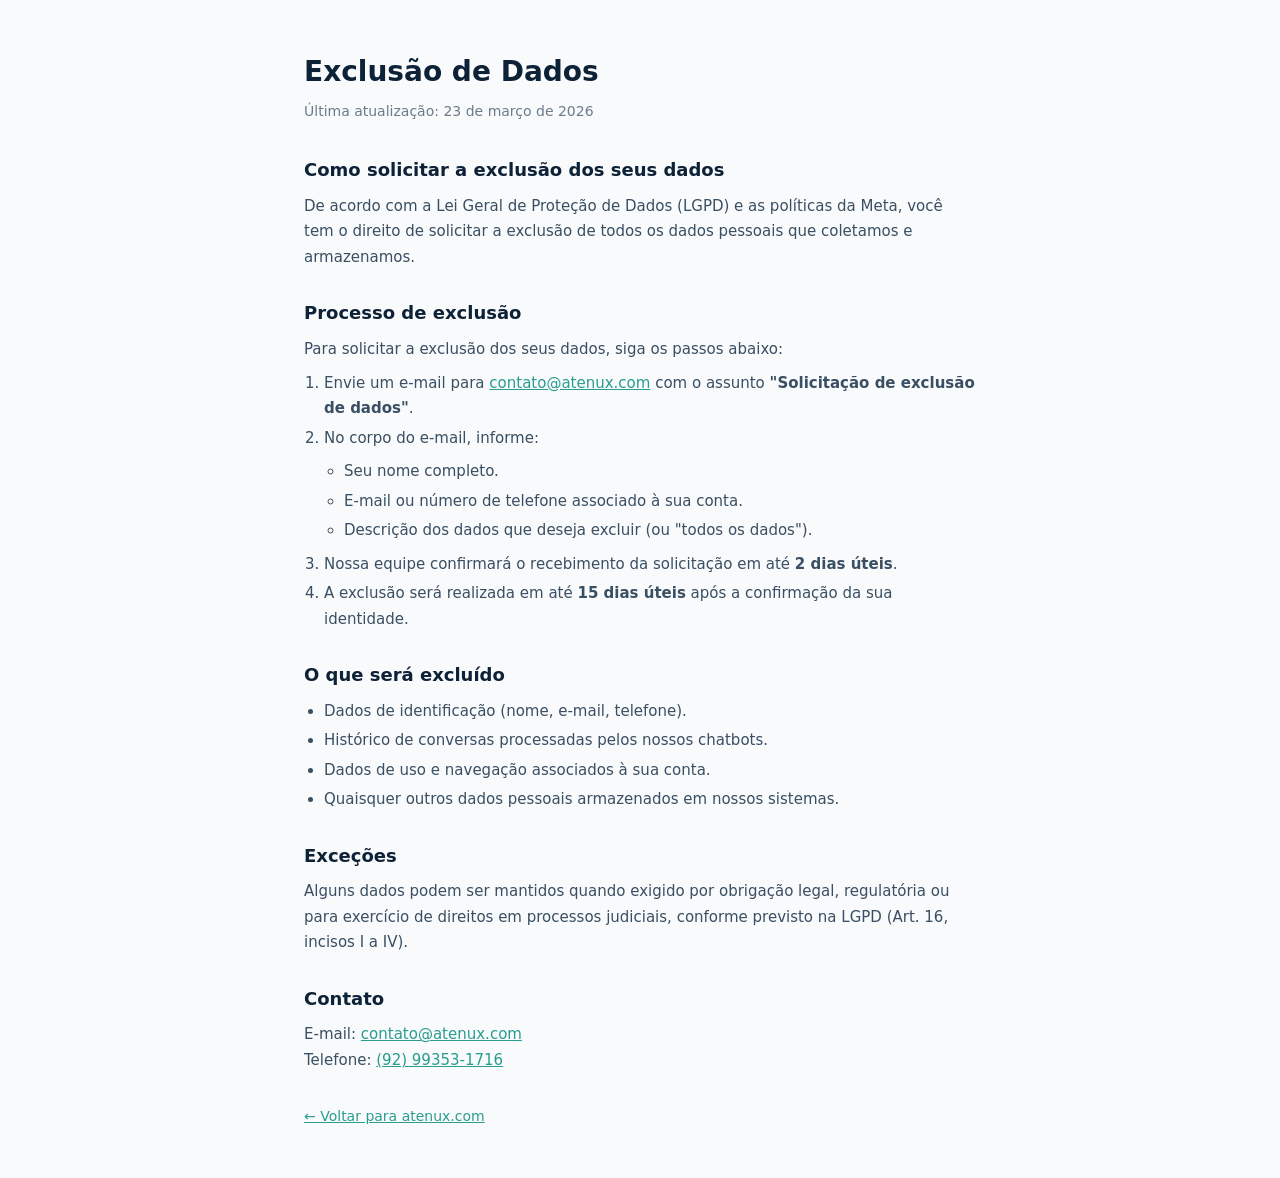
<file: public/data-deletion.html>
<!DOCTYPE html>
<html lang="pt-BR">
<head>
  <meta charset="UTF-8">
  <meta name="viewport" content="width=device-width, initial-scale=1.0">
  <title>Exclusão de Dados — Atenux</title>
  <style>
    * { margin: 0; padding: 0; box-sizing: border-box; }
    body { font-family: 'Segoe UI', system-ui, sans-serif; color: #1a2a3a; background: #f8fafb; line-height: 1.7; }
    .container { max-width: 720px; margin: 0 auto; padding: 48px 24px; }
    h1 { font-size: 28px; margin-bottom: 4px; color: #0d2137; }
    .date { font-size: 14px; color: #6b7c8d; margin-bottom: 32px; }
    h2 { font-size: 18px; margin: 28px 0 8px; color: #0d2137; }
    p, li { font-size: 15px; color: #3a4f63; }
    ul, ol { padding-left: 20px; margin: 8px 0; }
    li { margin-bottom: 4px; }
    a { color: #2a9d8f; }
    .back { display: inline-block; margin-top: 32px; font-size: 14px; }
  </style>
</head>
<body>
  <div class="container">
    <h1>Exclusão de Dados</h1>
    <p class="date">Última atualização: 23 de março de 2026</p>

    <h2>Como solicitar a exclusão dos seus dados</h2>
    <p>De acordo com a Lei Geral de Proteção de Dados (LGPD) e as políticas da Meta, você tem o direito de solicitar a exclusão de todos os dados pessoais que coletamos e armazenamos.</p>

    <h2>Processo de exclusão</h2>
    <p>Para solicitar a exclusão dos seus dados, siga os passos abaixo:</p>
    <ol>
      <li>Envie um e-mail para <a href="mailto:contato@atenux.com">contato@atenux.com</a> com o assunto <strong>"Solicitação de exclusão de dados"</strong>.</li>
      <li>No corpo do e-mail, informe:
        <ul>
          <li>Seu nome completo.</li>
          <li>E-mail ou número de telefone associado à sua conta.</li>
          <li>Descrição dos dados que deseja excluir (ou "todos os dados").</li>
        </ul>
      </li>
      <li>Nossa equipe confirmará o recebimento da solicitação em até <strong>2 dias úteis</strong>.</li>
      <li>A exclusão será realizada em até <strong>15 dias úteis</strong> após a confirmação da sua identidade.</li>
    </ol>

    <h2>O que será excluído</h2>
    <ul>
      <li>Dados de identificação (nome, e-mail, telefone).</li>
      <li>Histórico de conversas processadas pelos nossos chatbots.</li>
      <li>Dados de uso e navegação associados à sua conta.</li>
      <li>Quaisquer outros dados pessoais armazenados em nossos sistemas.</li>
    </ul>

    <h2>Exceções</h2>
    <p>Alguns dados podem ser mantidos quando exigido por obrigação legal, regulatória ou para exercício de direitos em processos judiciais, conforme previsto na LGPD (Art. 16, incisos I a IV).</p>

    <h2>Contato</h2>
    <p>
      E-mail: <a href="mailto:contato@atenux.com">contato@atenux.com</a><br>
      Telefone: <a href="tel:+5592993531716">(92) 99353-1716</a>
    </p>

    <a href="/" class="back">← Voltar para atenux.com</a>
  </div>
</body>
</html>
</file>
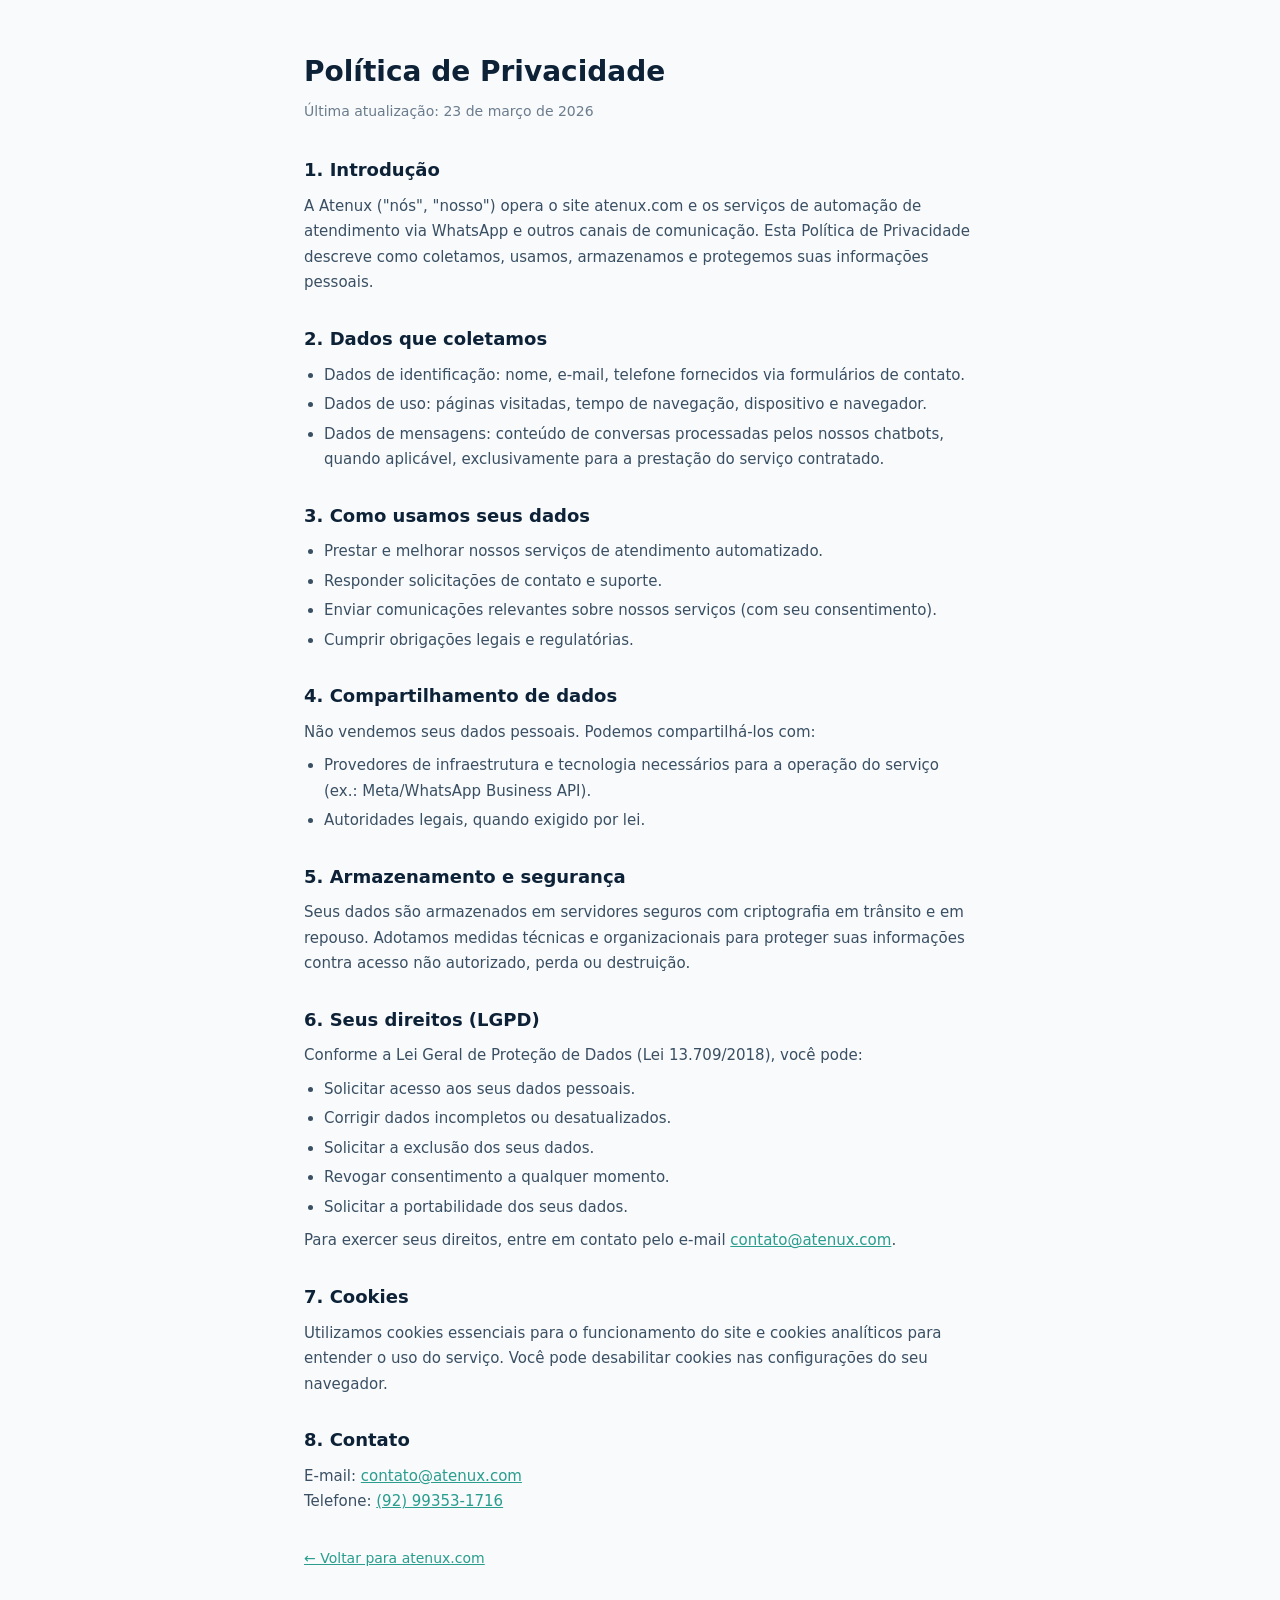
<file: public/privacy.html>
<!DOCTYPE html>
<html lang="pt-BR">
<head>
  <meta charset="UTF-8">
  <meta name="viewport" content="width=device-width, initial-scale=1.0">
  <title>Política de Privacidade — Atenux</title>
  <style>
    * { margin: 0; padding: 0; box-sizing: border-box; }
    body { font-family: 'Segoe UI', system-ui, sans-serif; color: #1a2a3a; background: #f8fafb; line-height: 1.7; }
    .container { max-width: 720px; margin: 0 auto; padding: 48px 24px; }
    h1 { font-size: 28px; margin-bottom: 4px; color: #0d2137; }
    .date { font-size: 14px; color: #6b7c8d; margin-bottom: 32px; }
    h2 { font-size: 18px; margin: 28px 0 8px; color: #0d2137; }
    p, li { font-size: 15px; color: #3a4f63; }
    ul, ol { padding-left: 20px; margin: 8px 0; }
    li { margin-bottom: 4px; }
    a { color: #2a9d8f; }
    .back { display: inline-block; margin-top: 32px; font-size: 14px; }
  </style>
</head>
<body>
  <div class="container">
    <h1>Política de Privacidade</h1>
    <p class="date">Última atualização: 23 de março de 2026</p>

    <h2>1. Introdução</h2>
    <p>A Atenux ("nós", "nosso") opera o site atenux.com e os serviços de automação de atendimento via WhatsApp e outros canais de comunicação. Esta Política de Privacidade descreve como coletamos, usamos, armazenamos e protegemos suas informações pessoais.</p>

    <h2>2. Dados que coletamos</h2>
    <ul>
      <li>Dados de identificação: nome, e-mail, telefone fornecidos via formulários de contato.</li>
      <li>Dados de uso: páginas visitadas, tempo de navegação, dispositivo e navegador.</li>
      <li>Dados de mensagens: conteúdo de conversas processadas pelos nossos chatbots, quando aplicável, exclusivamente para a prestação do serviço contratado.</li>
    </ul>

    <h2>3. Como usamos seus dados</h2>
    <ul>
      <li>Prestar e melhorar nossos serviços de atendimento automatizado.</li>
      <li>Responder solicitações de contato e suporte.</li>
      <li>Enviar comunicações relevantes sobre nossos serviços (com seu consentimento).</li>
      <li>Cumprir obrigações legais e regulatórias.</li>
    </ul>

    <h2>4. Compartilhamento de dados</h2>
    <p>Não vendemos seus dados pessoais. Podemos compartilhá-los com:</p>
    <ul>
      <li>Provedores de infraestrutura e tecnologia necessários para a operação do serviço (ex.: Meta/WhatsApp Business API).</li>
      <li>Autoridades legais, quando exigido por lei.</li>
    </ul>

    <h2>5. Armazenamento e segurança</h2>
    <p>Seus dados são armazenados em servidores seguros com criptografia em trânsito e em repouso. Adotamos medidas técnicas e organizacionais para proteger suas informações contra acesso não autorizado, perda ou destruição.</p>

    <h2>6. Seus direitos (LGPD)</h2>
    <p>Conforme a Lei Geral de Proteção de Dados (Lei 13.709/2018), você pode:</p>
    <ul>
      <li>Solicitar acesso aos seus dados pessoais.</li>
      <li>Corrigir dados incompletos ou desatualizados.</li>
      <li>Solicitar a exclusão dos seus dados.</li>
      <li>Revogar consentimento a qualquer momento.</li>
      <li>Solicitar a portabilidade dos seus dados.</li>
    </ul>
    <p>Para exercer seus direitos, entre em contato pelo e-mail <a href="mailto:contato@atenux.com">contato@atenux.com</a>.</p>

    <h2>7. Cookies</h2>
    <p>Utilizamos cookies essenciais para o funcionamento do site e cookies analíticos para entender o uso do serviço. Você pode desabilitar cookies nas configurações do seu navegador.</p>

    <h2>8. Contato</h2>
    <p>
      E-mail: <a href="mailto:contato@atenux.com">contato@atenux.com</a><br>
      Telefone: <a href="tel:+5592993531716">(92) 99353-1716</a>
    </p>

    <a href="/" class="back">← Voltar para atenux.com</a>
  </div>
</body>
</html>
</file>
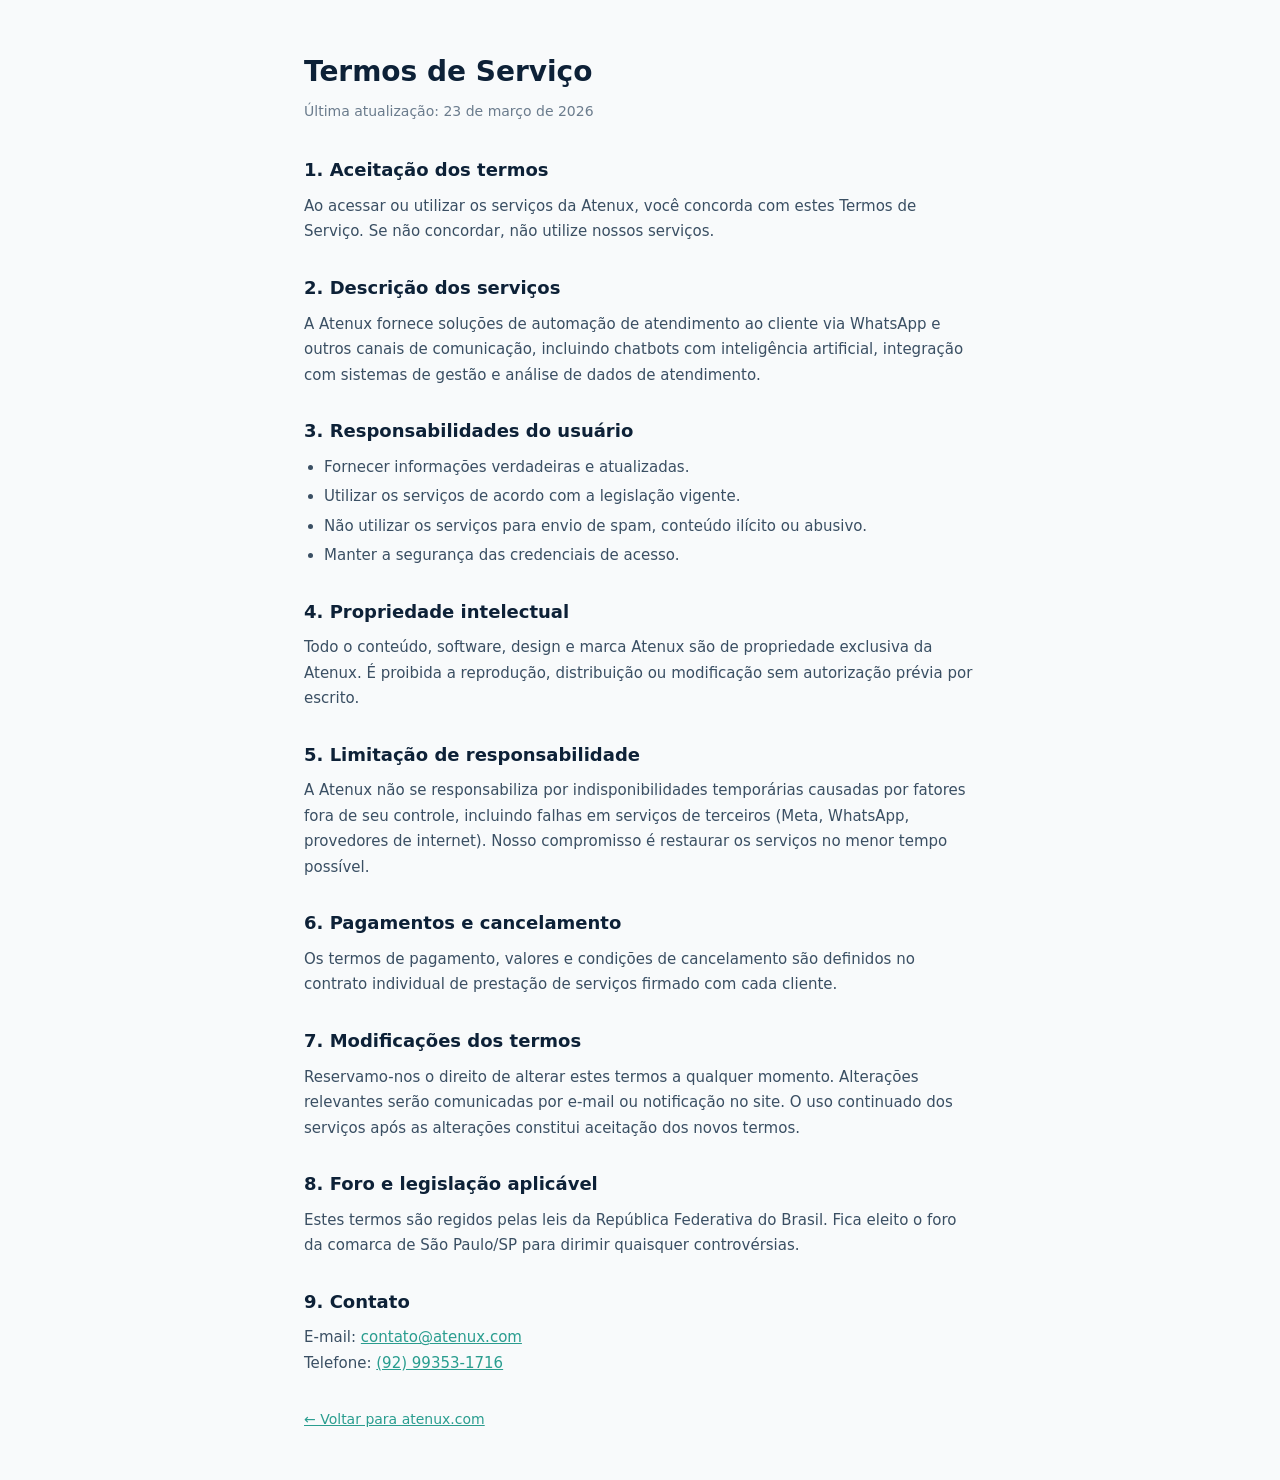
<file: public/terms.html>
<!DOCTYPE html>
<html lang="pt-BR">
<head>
  <meta charset="UTF-8">
  <meta name="viewport" content="width=device-width, initial-scale=1.0">
  <title>Termos de Serviço — Atenux</title>
  <style>
    * { margin: 0; padding: 0; box-sizing: border-box; }
    body { font-family: 'Segoe UI', system-ui, sans-serif; color: #1a2a3a; background: #f8fafb; line-height: 1.7; }
    .container { max-width: 720px; margin: 0 auto; padding: 48px 24px; }
    h1 { font-size: 28px; margin-bottom: 4px; color: #0d2137; }
    .date { font-size: 14px; color: #6b7c8d; margin-bottom: 32px; }
    h2 { font-size: 18px; margin: 28px 0 8px; color: #0d2137; }
    p, li { font-size: 15px; color: #3a4f63; }
    ul, ol { padding-left: 20px; margin: 8px 0; }
    li { margin-bottom: 4px; }
    a { color: #2a9d8f; }
    .back { display: inline-block; margin-top: 32px; font-size: 14px; }
  </style>
</head>
<body>
  <div class="container">
    <h1>Termos de Serviço</h1>
    <p class="date">Última atualização: 23 de março de 2026</p>

    <h2>1. Aceitação dos termos</h2>
    <p>Ao acessar ou utilizar os serviços da Atenux, você concorda com estes Termos de Serviço. Se não concordar, não utilize nossos serviços.</p>

    <h2>2. Descrição dos serviços</h2>
    <p>A Atenux fornece soluções de automação de atendimento ao cliente via WhatsApp e outros canais de comunicação, incluindo chatbots com inteligência artificial, integração com sistemas de gestão e análise de dados de atendimento.</p>

    <h2>3. Responsabilidades do usuário</h2>
    <ul>
      <li>Fornecer informações verdadeiras e atualizadas.</li>
      <li>Utilizar os serviços de acordo com a legislação vigente.</li>
      <li>Não utilizar os serviços para envio de spam, conteúdo ilícito ou abusivo.</li>
      <li>Manter a segurança das credenciais de acesso.</li>
    </ul>

    <h2>4. Propriedade intelectual</h2>
    <p>Todo o conteúdo, software, design e marca Atenux são de propriedade exclusiva da Atenux. É proibida a reprodução, distribuição ou modificação sem autorização prévia por escrito.</p>

    <h2>5. Limitação de responsabilidade</h2>
    <p>A Atenux não se responsabiliza por indisponibilidades temporárias causadas por fatores fora de seu controle, incluindo falhas em serviços de terceiros (Meta, WhatsApp, provedores de internet). Nosso compromisso é restaurar os serviços no menor tempo possível.</p>

    <h2>6. Pagamentos e cancelamento</h2>
    <p>Os termos de pagamento, valores e condições de cancelamento são definidos no contrato individual de prestação de serviços firmado com cada cliente.</p>

    <h2>7. Modificações dos termos</h2>
    <p>Reservamo-nos o direito de alterar estes termos a qualquer momento. Alterações relevantes serão comunicadas por e-mail ou notificação no site. O uso continuado dos serviços após as alterações constitui aceitação dos novos termos.</p>

    <h2>8. Foro e legislação aplicável</h2>
    <p>Estes termos são regidos pelas leis da República Federativa do Brasil. Fica eleito o foro da comarca de São Paulo/SP para dirimir quaisquer controvérsias.</p>

    <h2>9. Contato</h2>
    <p>
      E-mail: <a href="mailto:contato@atenux.com">contato@atenux.com</a><br>
      Telefone: <a href="tel:+5592993531716">(92) 99353-1716</a>
    </p>

    <a href="/" class="back">← Voltar para atenux.com</a>
  </div>
</body>
</html>
</file>
